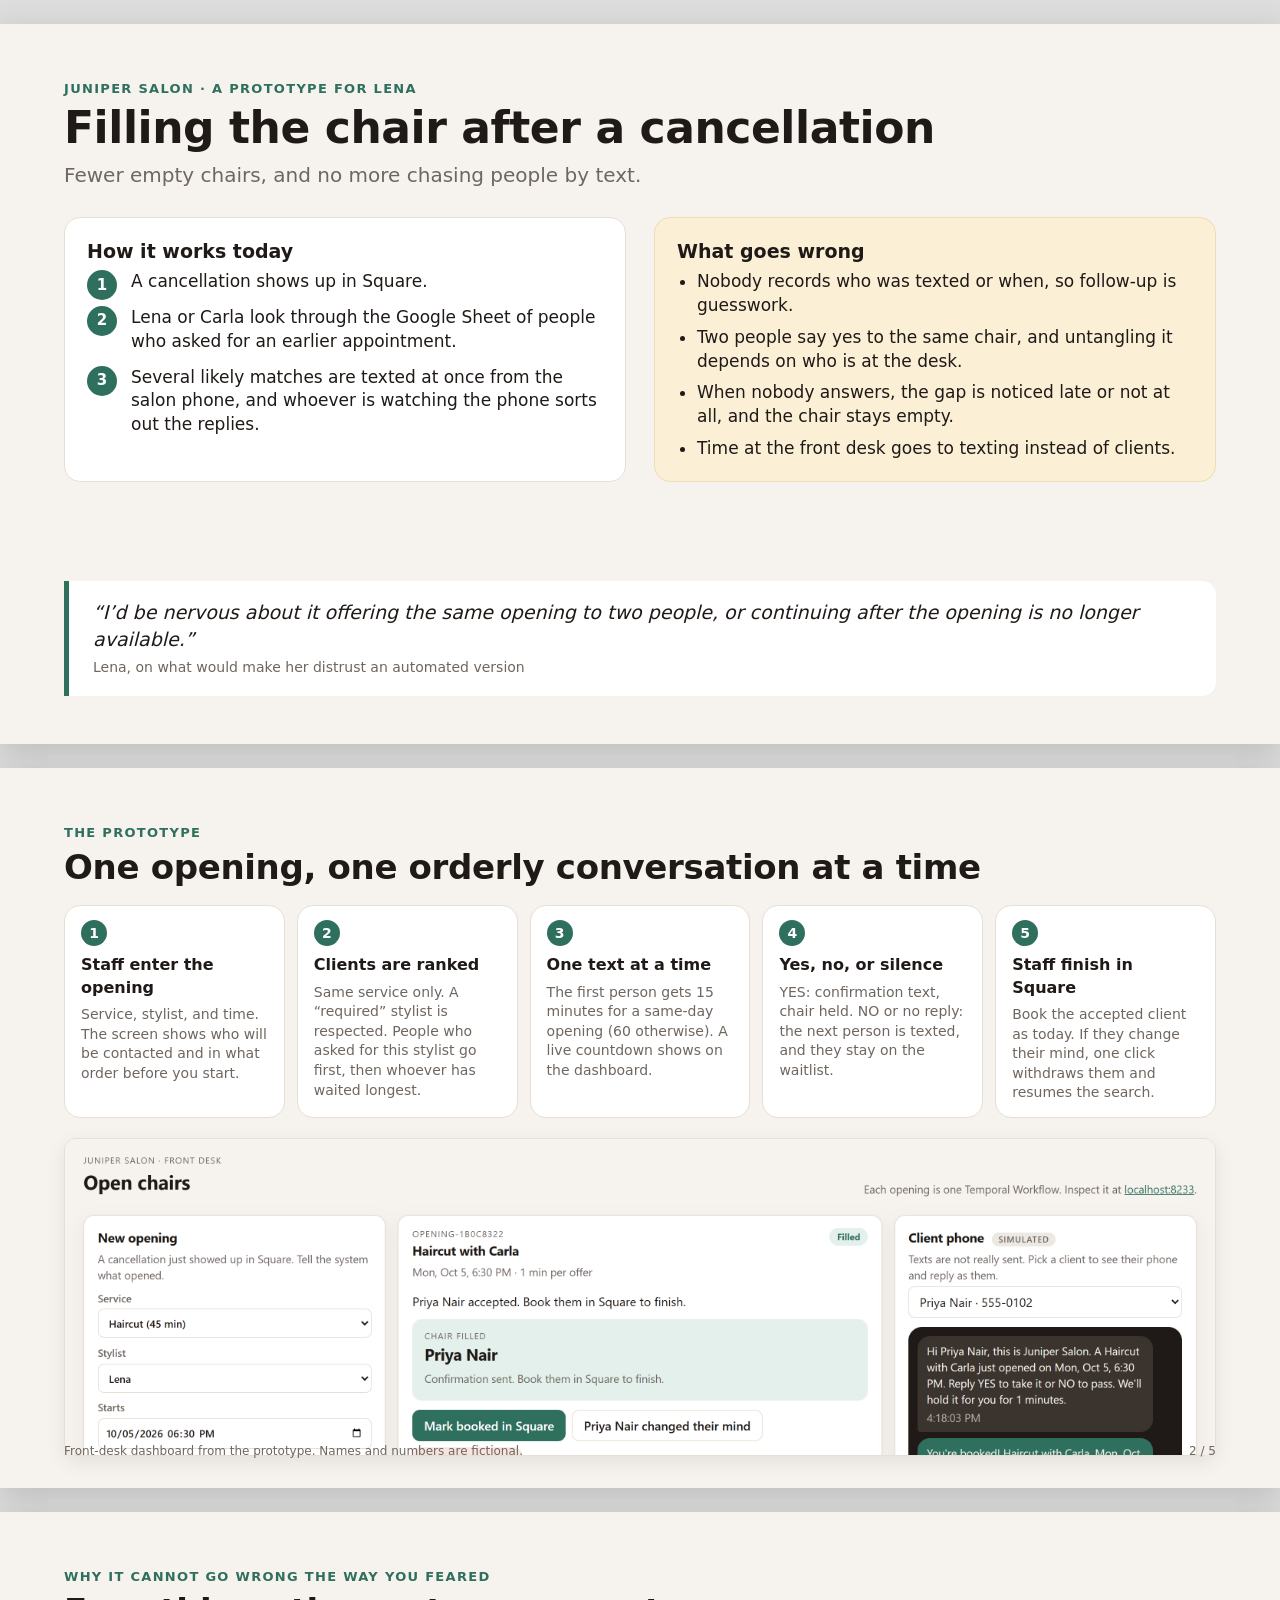
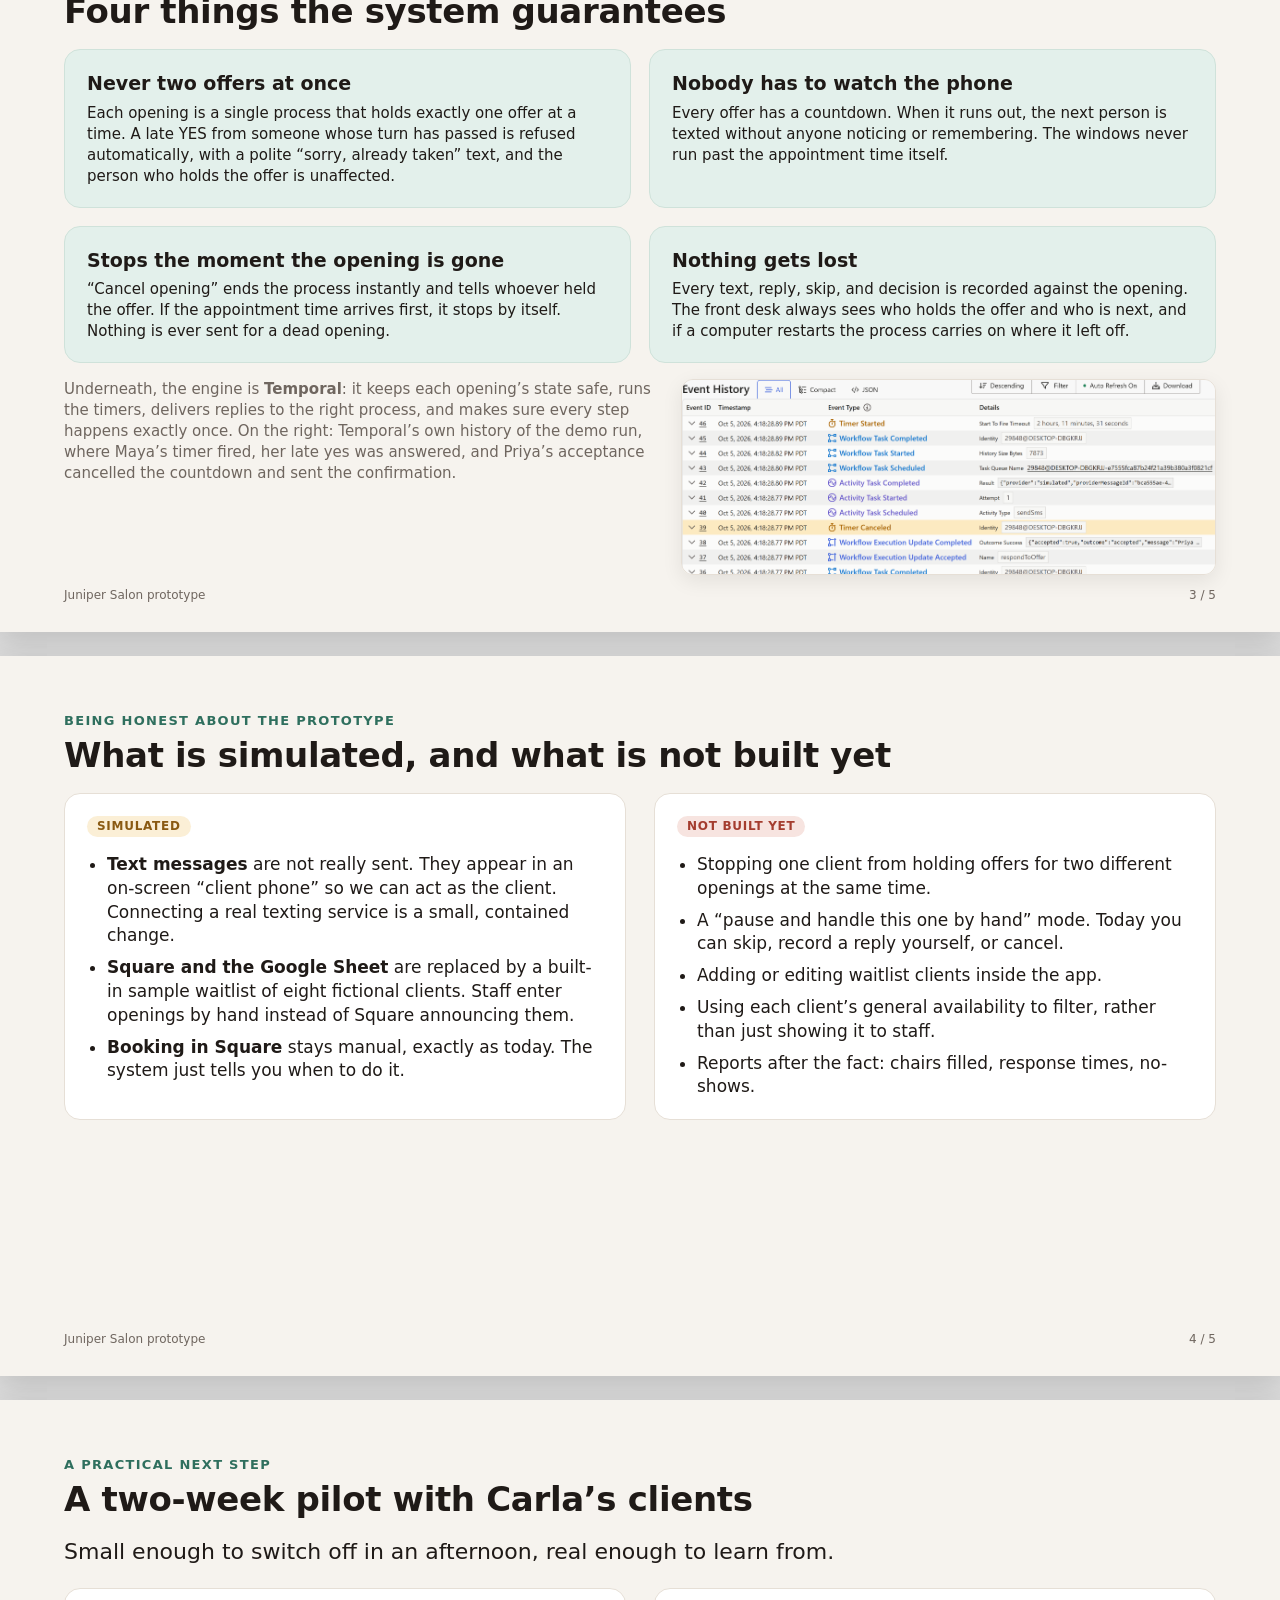
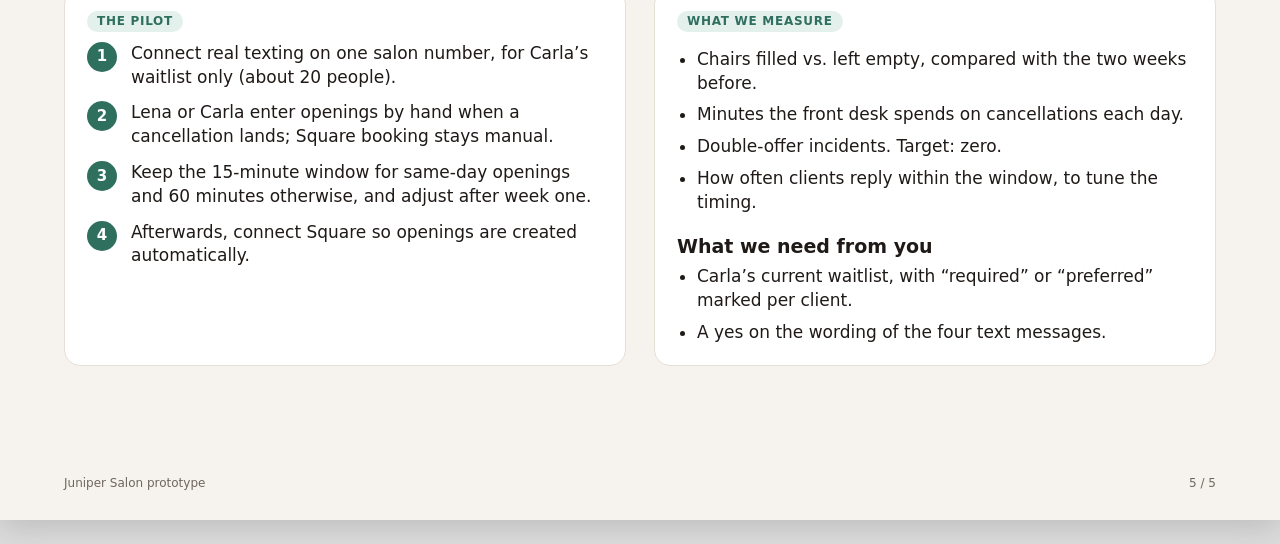
<file: slides/juniper-salon.html>
<!doctype html>
<html lang="en">
  <head>
    <meta charset="UTF-8" />
    <title>Juniper Salon · Filling the chair after a cancellation</title>
    <style>
      @page {
        size: 13.333in 7.5in;
        margin: 0;
      }
      :root {
        --bg: #f6f3ee;
        --ink: #1f1a17;
        --muted: #6f665f;
        --line: #e6dfd6;
        --accent: #2f6f5e;
        --accent-soft: #e3f0eb;
        --warn-soft: #fbefd6;
        --warn: #8a5a12;
        --danger-soft: #f7e4e0;
        --danger: #a43d2f;
      }
      * {
        box-sizing: border-box;
      }
      html,
      body {
        margin: 0;
        padding: 0;
        background: #ddd;
        font-family: "Segoe UI", system-ui, -apple-system, sans-serif;
        color: var(--ink);
        line-height: 1.4;
      }
      .slide {
        width: 1280px;
        height: 720px;
        background: var(--bg);
        padding: 56px 64px;
        position: relative;
        page-break-after: always;
        break-after: page;
        overflow: hidden;
        margin: 0 auto;
      }
      @media screen {
        .slide {
          margin: 24px auto;
          box-shadow: 0 8px 30px rgba(0, 0, 0, 0.15);
        }
      }
      .eyebrow {
        margin: 0 0 6px;
        font-size: 13px;
        letter-spacing: 0.1em;
        text-transform: uppercase;
        color: var(--accent);
        font-weight: 700;
      }
      h1 {
        margin: 0 0 8px;
        font-size: 44px;
        line-height: 1.1;
        letter-spacing: -0.01em;
        font-weight: 700;
      }
      h2 {
        margin: 0 0 18px;
        font-size: 34px;
        line-height: 1.15;
        letter-spacing: -0.01em;
        font-weight: 700;
      }
      h3 {
        margin: 0 0 6px;
        font-size: 19px;
        font-weight: 700;
      }
      p,
      li {
        font-size: 17px;
        margin: 0;
      }
      .muted {
        color: var(--muted);
      }
      .sub {
        font-size: 20px;
        color: var(--muted);
        margin-bottom: 28px;
      }
      .cols {
        display: grid;
        grid-template-columns: 1fr 1fr;
        gap: 28px;
      }
      .card {
        background: #fff;
        border: 1px solid var(--line);
        border-radius: 16px;
        padding: 20px 22px;
      }
      .card.accent {
        background: var(--accent-soft);
        border-color: #cfe2da;
      }
      .card.warn {
        background: var(--warn-soft);
        border-color: #efdcb7;
      }
      ul {
        margin: 6px 0 0;
        padding-left: 20px;
      }
      li + li {
        margin-top: 8px;
      }
      ol.steps {
        list-style: none;
        counter-reset: step;
        margin: 0;
        padding: 0;
      }
      ol.steps li {
        counter-increment: step;
        position: relative;
        padding-left: 44px;
        margin-bottom: 12px;
      }
      ol.steps li::before {
        content: counter(step);
        position: absolute;
        left: 0;
        top: 0;
        width: 30px;
        height: 30px;
        border-radius: 50%;
        background: var(--accent);
        color: #fff;
        font-weight: 700;
        font-size: 15px;
        display: flex;
        align-items: center;
        justify-content: center;
      }
      .quote {
        position: absolute;
        left: 64px;
        right: 64px;
        bottom: 48px;
        padding: 18px 24px;
        border-left: 5px solid var(--accent);
        background: #fff;
        border-radius: 0 14px 14px 0;
        font-size: 19px;
        font-style: italic;
      }
      .quote span {
        display: block;
        margin-top: 6px;
        font-style: normal;
        font-size: 14px;
        color: var(--muted);
      }
      .footer {
        position: absolute;
        left: 64px;
        right: 64px;
        bottom: 28px;
        display: flex;
        justify-content: space-between;
        font-size: 12px;
        color: var(--muted);
      }
      .flow {
        display: grid;
        grid-template-columns: repeat(5, 1fr);
        gap: 12px;
        margin-bottom: 20px;
      }
      .flow .card {
        padding: 14px 16px;
        min-height: 150px;
      }
      .flow .n {
        display: inline-block;
        width: 26px;
        height: 26px;
        border-radius: 50%;
        background: var(--accent);
        color: #fff;
        font-weight: 700;
        font-size: 14px;
        text-align: center;
        line-height: 26px;
        margin-bottom: 8px;
      }
      .flow h3 {
        font-size: 16px;
      }
      .flow p {
        font-size: 14px;
        color: var(--muted);
      }
      .shot {
        width: 100%;
        border-radius: 12px;
        border: 1px solid var(--line);
        box-shadow: 0 6px 20px rgba(0, 0, 0, 0.08);
        display: block;
      }
      .grid4 {
        display: grid;
        grid-template-columns: 1fr 1fr;
        gap: 18px;
      }
      .grid4 .card p {
        font-size: 15px;
      }
      .engine {
        margin-top: 18px;
        font-size: 15px;
        color: var(--muted);
      }
      .badge {
        display: inline-block;
        padding: 2px 10px;
        border-radius: 999px;
        font-size: 12px;
        font-weight: 700;
        text-transform: uppercase;
        letter-spacing: 0.06em;
        margin-bottom: 10px;
      }
      .badge.sim {
        background: var(--warn-soft);
        color: var(--warn);
      }
      .badge.out {
        background: var(--danger-soft);
        color: var(--danger);
      }
      .badge.go {
        background: var(--accent-soft);
        color: var(--accent);
      }
      .big {
        font-size: 22px;
        margin-bottom: 20px;
      }
    </style>
  </head>
  <body>
    <!-- 1. The problem -->
    <section class="slide">
      <p class="eyebrow">Juniper Salon · a prototype for Lena</p>
      <h1>Filling the chair after a cancellation</h1>
      <p class="sub">Fewer empty chairs, and no more chasing people by text.</p>
      <div class="cols">
        <div class="card">
          <h3>How it works today</h3>
          <ol class="steps">
            <li>A cancellation shows up in Square.</li>
            <li>Lena or Carla look through the Google Sheet of people who asked for an earlier appointment.</li>
            <li>Several likely matches are texted at once from the salon phone, and whoever is watching the phone sorts out the replies.</li>
          </ol>
        </div>
        <div class="card warn">
          <h3>What goes wrong</h3>
          <ul>
            <li>Nobody records who was texted or when, so follow-up is guesswork.</li>
            <li>Two people say yes to the same chair, and untangling it depends on who is at the desk.</li>
            <li>When nobody answers, the gap is noticed late or not at all, and the chair stays empty.</li>
            <li>Time at the front desk goes to texting instead of clients.</li>
          </ul>
        </div>
      </div>
      <div class="quote">
        “I’d be nervous about it offering the same opening to two people, or continuing after the opening is no longer available.”
        <span>Lena, on what would make her distrust an automated version</span>
      </div>
    </section>

    <!-- 2. What the prototype does -->
    <section class="slide">
      <p class="eyebrow">The prototype</p>
      <h2>One opening, one orderly conversation at a time</h2>
      <div class="flow">
        <div class="card"><span class="n">1</span><h3>Staff enter the opening</h3><p>Service, stylist, and time. The screen shows who will be contacted and in what order before you start.</p></div>
        <div class="card"><span class="n">2</span><h3>Clients are ranked</h3><p>Same service only. A “required” stylist is respected. People who asked for this stylist go first, then whoever has waited longest.</p></div>
        <div class="card"><span class="n">3</span><h3>One text at a time</h3><p>The first person gets 15 minutes for a same-day opening (60 otherwise). A live countdown shows on the dashboard.</p></div>
        <div class="card"><span class="n">4</span><h3>Yes, no, or silence</h3><p>YES: confirmation text, chair held. NO or no reply: the next person is texted, and they stay on the waitlist.</p></div>
        <div class="card"><span class="n">5</span><h3>Staff finish in Square</h3><p>Book the accepted client as today. If they change their mind, one click withdraws them and resumes the search.</p></div>
      </div>
      <img class="shot" src="dashboard.png" alt="The front-desk dashboard: a filled opening, the ordered client list with outcomes, and the simulated client phone" style="height: 318px; object-fit: cover; object-position: top" />
      <div class="footer"><span>Front-desk dashboard from the prototype. Names and numbers are fictional.</span><span>2 / 5</span></div>
    </section>

    <!-- 3. Guarantees -->
    <section class="slide">
      <p class="eyebrow">Why it cannot go wrong the way you feared</p>
      <h2>Four things the system guarantees</h2>
      <div class="grid4">
        <div class="card accent">
          <h3>Never two offers at once</h3>
          <p>Each opening is a single process that holds exactly one offer at a time. A late YES from someone whose turn has passed is refused automatically, with a polite “sorry, already taken” text, and the person who holds the offer is unaffected.</p>
        </div>
        <div class="card accent">
          <h3>Nobody has to watch the phone</h3>
          <p>Every offer has a countdown. When it runs out, the next person is texted without anyone noticing or remembering. The windows never run past the appointment time itself.</p>
        </div>
        <div class="card accent">
          <h3>Stops the moment the opening is gone</h3>
          <p>“Cancel opening” ends the process instantly and tells whoever held the offer. If the appointment time arrives first, it stops by itself. Nothing is ever sent for a dead opening.</p>
        </div>
        <div class="card accent">
          <h3>Nothing gets lost</h3>
          <p>Every text, reply, skip, and decision is recorded against the opening. The front desk always sees who holds the offer and who is next, and if a computer restarts the process carries on where it left off.</p>
        </div>
      </div>
      <div class="cols" style="margin-top: 16px; grid-template-columns: 1.1fr 1fr; align-items: start">
        <p class="engine" style="margin: 0">Underneath, the engine is <strong>Temporal</strong>: it keeps each opening’s state safe, runs the timers, delivers replies to the right process, and makes sure every step happens exactly once. On the right: Temporal’s own history of the demo run, where Maya’s timer fired, her late yes was answered, and Priya’s acceptance cancelled the countdown and sent the confirmation.</p>
        <img class="shot" src="temporal-history.png" alt="Temporal Web UI event history for the demo opening" style="height: 196px; object-fit: cover; object-position: top" />
      </div>
      <div class="footer"><span>Juniper Salon prototype</span><span>3 / 5</span></div>
    </section>

    <!-- 4. Simulated or excluded -->
    <section class="slide">
      <p class="eyebrow">Being honest about the prototype</p>
      <h2>What is simulated, and what is not built yet</h2>
      <div class="cols">
        <div class="card">
          <span class="badge sim">Simulated</span>
          <ul>
            <li><strong>Text messages</strong> are not really sent. They appear in an on-screen “client phone” so we can act as the client. Connecting a real texting service is a small, contained change.</li>
            <li><strong>Square and the Google Sheet</strong> are replaced by a built-in sample waitlist of eight fictional clients. Staff enter openings by hand instead of Square announcing them.</li>
            <li><strong>Booking in Square</strong> stays manual, exactly as today. The system just tells you when to do it.</li>
          </ul>
        </div>
        <div class="card">
          <span class="badge out">Not built yet</span>
          <ul>
            <li>Stopping one client from holding offers for two different openings at the same time.</li>
            <li>A “pause and handle this one by hand” mode. Today you can skip, record a reply yourself, or cancel.</li>
            <li>Adding or editing waitlist clients inside the app.</li>
            <li>Using each client’s general availability to filter, rather than just showing it to staff.</li>
            <li>Reports after the fact: chairs filled, response times, no-shows.</li>
          </ul>
        </div>
      </div>
      <div class="footer"><span>Juniper Salon prototype</span><span>4 / 5</span></div>
    </section>

    <!-- 5. Next step -->
    <section class="slide">
      <p class="eyebrow">A practical next step</p>
      <h2>A two-week pilot with Carla’s clients</h2>
      <p class="big">Small enough to switch off in an afternoon, real enough to learn from.</p>
      <div class="cols">
        <div class="card">
          <span class="badge go">The pilot</span>
          <ol class="steps">
            <li>Connect real texting on one salon number, for Carla’s waitlist only (about 20 people).</li>
            <li>Lena or Carla enter openings by hand when a cancellation lands; Square booking stays manual.</li>
            <li>Keep the 15-minute window for same-day openings and 60 minutes otherwise, and adjust after week one.</li>
            <li>Afterwards, connect Square so openings are created automatically.</li>
          </ol>
        </div>
        <div class="card">
          <span class="badge go">What we measure</span>
          <ul>
            <li>Chairs filled vs. left empty, compared with the two weeks before.</li>
            <li>Minutes the front desk spends on cancellations each day.</li>
            <li>Double-offer incidents. Target: zero.</li>
            <li>How often clients reply within the window, to tune the timing.</li>
          </ul>
          <h3 style="margin-top: 18px">What we need from you</h3>
          <ul>
            <li>Carla’s current waitlist, with “required” or “preferred” marked per client.</li>
            <li>A yes on the wording of the four text messages.</li>
          </ul>
        </div>
      </div>
      <div class="footer"><span>Juniper Salon prototype</span><span>5 / 5</span></div>
    </section>
  </body>
</html>
</file>
